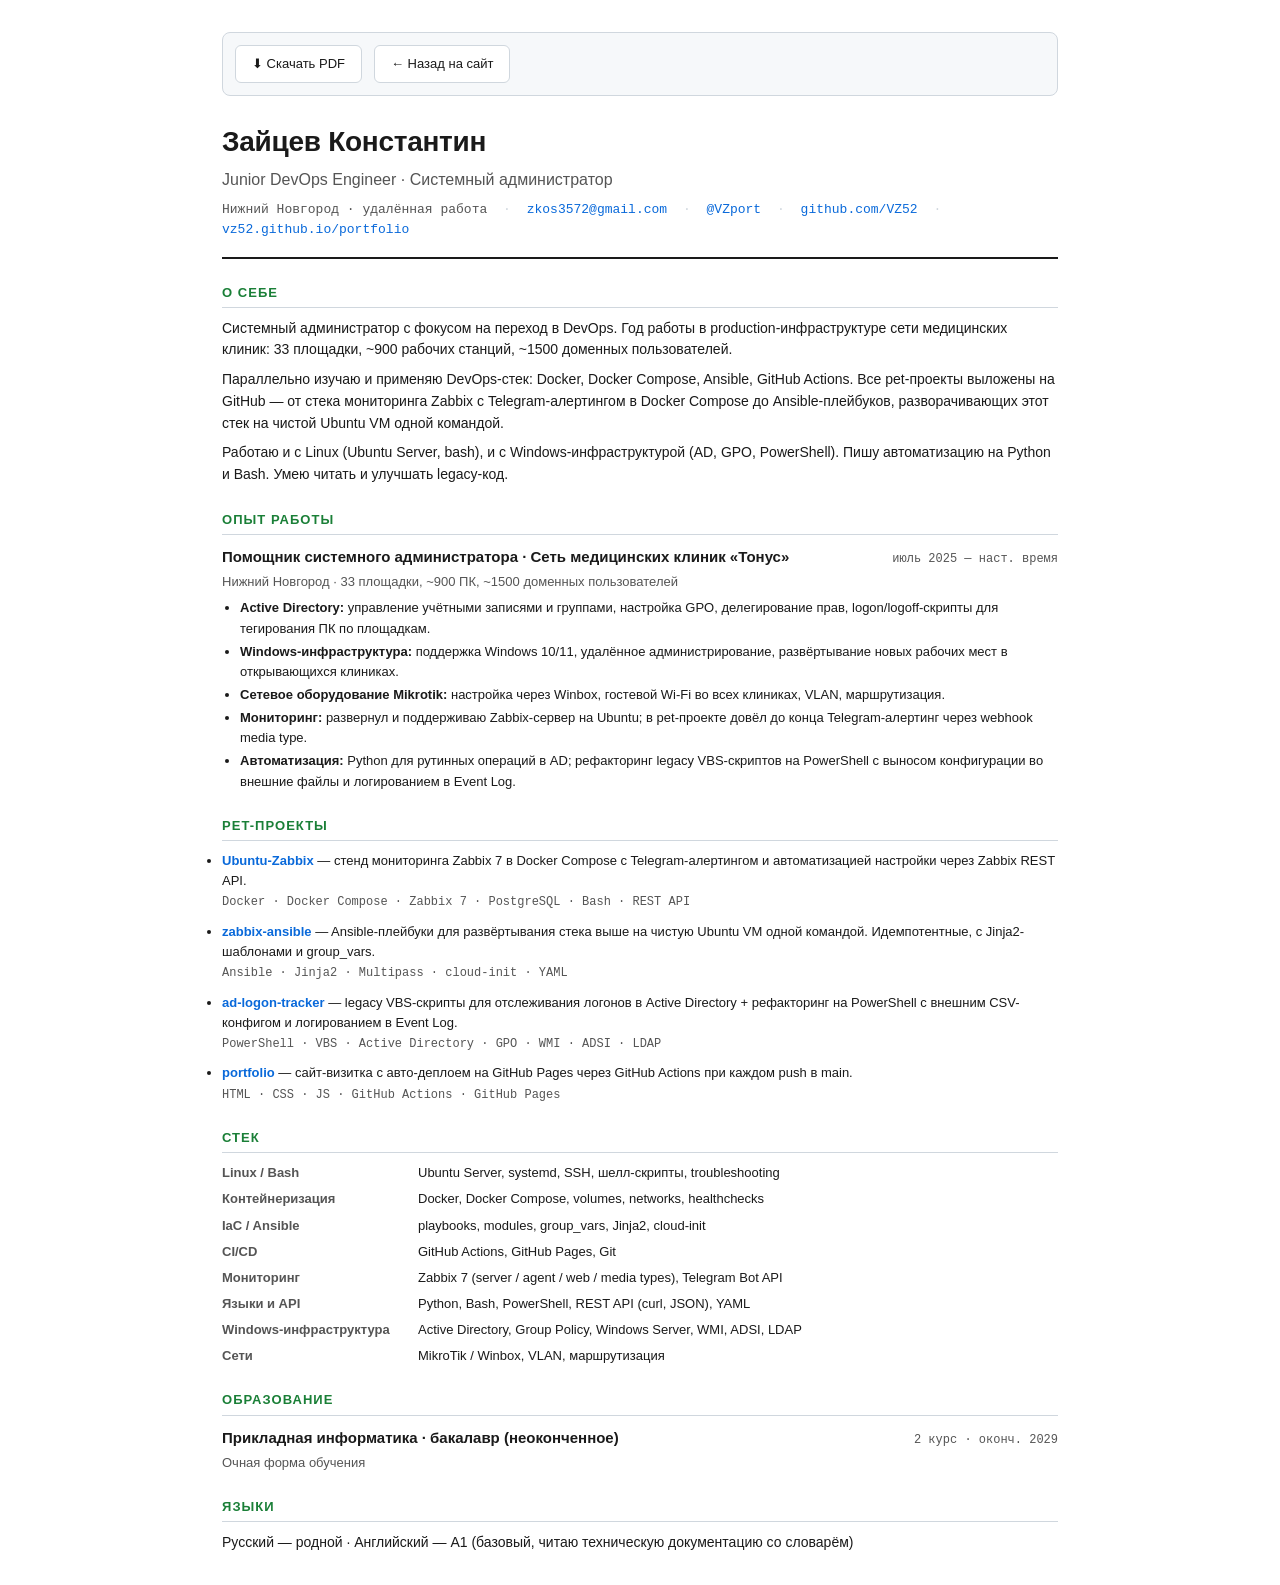
<file: cv.html>
<!DOCTYPE html>
<html lang="ru">
<head>
  <meta charset="UTF-8" />
  <meta name="viewport" content="width=device-width, initial-scale=1.0" />
  <title>Резюме · Зайцев Константин — Junior DevOps</title>
  <link rel="icon" type="image/svg+xml" href="favicon.svg" />
  <link rel="icon" type="image/png" sizes="32x32" href="favicon-32.png" />
  <link rel="icon" type="image/png" sizes="192x192" href="favicon-192.png" />
  <link rel="apple-touch-icon" sizes="192x192" href="favicon-192.png" />
  <style>
    :root {
      --bg: #ffffff;
      --text: #1a1a1a;
      --text-dim: #555;
      --accent: #0969da;
      --green: #1a7f37;
      --border: #d0d7de;
      --bg-soft: #f6f8fa;
      --mono: ui-monospace, 'SF Mono', Menlo, Monaco, monospace;
      --sans: -apple-system, BlinkMacSystemFont, 'Segoe UI', Roboto, sans-serif;
    }
    * { box-sizing: border-box; margin: 0; padding: 0; }
    body {
      background: var(--bg);
      color: var(--text);
      font-family: var(--sans);
      font-size: 14px;
      line-height: 1.55;
      padding: 32px;
      max-width: 900px;
      margin: 0 auto;
    }
    .actions {
      display: flex;
      gap: 12px;
      margin-bottom: 24px;
      padding: 12px;
      background: var(--bg-soft);
      border: 1px solid var(--border);
      border-radius: 8px;
    }
    .actions button, .actions a {
      padding: 8px 16px;
      border: 1px solid var(--border);
      border-radius: 6px;
      background: white;
      color: var(--text);
      font: inherit;
      font-size: 13px;
      cursor: pointer;
      text-decoration: none;
    }
    .actions button.primary {
      background: var(--accent);
      color: white;
      border-color: var(--accent);
      font-weight: 600;
    }
    .actions button:hover, .actions a:hover { opacity: 0.9; }

    header.cv-header {
      border-bottom: 2px solid var(--text);
      padding-bottom: 16px;
      margin-bottom: 24px;
    }
    header.cv-header h1 {
      font-size: 28px;
      font-weight: 700;
      letter-spacing: -0.01em;
      margin-bottom: 4px;
    }
    header.cv-header .role {
      font-size: 16px;
      color: var(--text-dim);
      margin-bottom: 8px;
    }
    header.cv-header .contacts {
      font-size: 13px;
      color: var(--text-dim);
      font-family: var(--mono);
    }
    header.cv-header .contacts a { color: var(--accent); text-decoration: none; }
    header.cv-header .contacts a:hover { text-decoration: underline; }
    header.cv-header .contacts span { margin: 0 8px; color: var(--border); }

    h2.section-title {
      font-size: 13px;
      font-weight: 700;
      text-transform: uppercase;
      letter-spacing: 0.08em;
      color: var(--green);
      margin: 24px 0 10px;
      padding-bottom: 4px;
      border-bottom: 1px solid var(--border);
    }

    .summary { margin-bottom: 8px; }
    .summary p { margin-bottom: 8px; }

    .exp-block { margin-bottom: 14px; }
    .exp-head {
      display: flex;
      justify-content: space-between;
      align-items: baseline;
      margin-bottom: 4px;
    }
    .exp-head .title { font-weight: 700; font-size: 15px; }
    .exp-head .period { font-size: 12px; color: var(--text-dim); font-family: var(--mono); }
    .exp-meta { font-size: 13px; color: var(--text-dim); margin-bottom: 6px; }
    .exp-block ul { padding-left: 18px; }
    .exp-block li { margin-bottom: 3px; font-size: 13px; }

    .skills-grid {
      display: grid;
      grid-template-columns: 180px 1fr;
      gap: 6px 16px;
    }
    .skills-grid dt {
      font-weight: 600;
      font-size: 13px;
      color: var(--text-dim);
    }
    .skills-grid dd { font-size: 13px; }

    .projects li { margin-bottom: 10px; font-size: 13px; }
    .projects li strong { color: var(--accent); }
    .projects li a { color: var(--accent); text-decoration: none; }
    .projects li a:hover { text-decoration: underline; }
    .projects li .stack {
      display: block;
      font-family: var(--mono);
      font-size: 12px;
      color: var(--text-dim);
      margin-top: 2px;
    }

    @media print {
      body { padding: 0; font-size: 12px; }
      .actions { display: none; }
      header.cv-header h1 { font-size: 22px; }
      h2.section-title { margin-top: 14px; font-size: 11px; }
      a { color: var(--text) !important; }
    }
  </style>
</head>
<body>

<div class="actions">
  <a class="primary" href="Konstantin_Zaitsev_CV.pdf" download>⬇ Скачать PDF</a>
  <a href="index.html">← Назад на сайт</a>
</div>

<header class="cv-header">
  <h1>Зайцев Константин</h1>
  <p class="role">Junior DevOps Engineer · Системный администратор</p>
  <p class="contacts">
    Нижний Новгород · удалённая работа
    <span>·</span>
    <a href="mailto:zkos3572@gmail.com">zkos3572@gmail.com</a>
    <span>·</span>
    <a href="https://t.me/VZport">@VZport</a>
    <span>·</span>
    <a href="https://github.com/VZ52">github.com/VZ52</a>
    <span>·</span>
    <a href="https://vz52.github.io/portfolio/">vz52.github.io/portfolio</a>
  </p>
</header>

<section class="summary">
  <h2 class="section-title">О себе</h2>
  <p>
    Системный администратор с фокусом на переход в DevOps. Год работы
    в production-инфраструктуре сети медицинских клиник: 33 площадки,
    ~900 рабочих станций, ~1500 доменных пользователей.
  </p>
  <p>
    Параллельно изучаю и применяю DevOps-стек: Docker, Docker Compose,
    Ansible, GitHub Actions. Все pet-проекты выложены на GitHub —
    от стека мониторинга Zabbix с Telegram-алертингом в Docker Compose
    до Ansible-плейбуков, разворачивающих этот стек на чистой Ubuntu VM
    одной командой.
  </p>
  <p>
    Работаю и с Linux (Ubuntu Server, bash), и с Windows-инфраструктурой
    (AD, GPO, PowerShell). Пишу автоматизацию на Python и Bash. Умею читать
    и улучшать legacy-код.
  </p>
</section>

<section>
  <h2 class="section-title">Опыт работы</h2>
  <div class="exp-block">
    <div class="exp-head">
      <span class="title">Помощник системного администратора · Сеть медицинских клиник «Тонус»</span>
      <span class="period">июль 2025 — наст. время</span>
    </div>
    <p class="exp-meta">Нижний Новгород · 33 площадки, ~900 ПК, ~1500 доменных пользователей</p>
    <ul>
      <li><b>Active Directory:</b> управление учётными записями и группами, настройка GPO, делегирование прав, logon/logoff-скрипты для тегирования ПК по площадкам.</li>
      <li><b>Windows-инфраструктура:</b> поддержка Windows 10/11, удалённое администрирование, развёртывание новых рабочих мест в открывающихся клиниках.</li>
      <li><b>Сетевое оборудование Mikrotik:</b> настройка через Winbox, гостевой Wi-Fi во всех клиниках, VLAN, маршрутизация.</li>
      <li><b>Мониторинг:</b> развернул и поддерживаю Zabbix-сервер на Ubuntu; в pet-проекте довёл до конца Telegram-алертинг через webhook media type.</li>
      <li><b>Автоматизация:</b> Python для рутинных операций в AD; рефакторинг legacy VBS-скриптов на PowerShell с выносом конфигурации во внешние файлы и логированием в Event Log.</li>
    </ul>
  </div>
</section>

<section>
  <h2 class="section-title">Pet-проекты</h2>
  <ul class="projects">
    <li>
      <strong><a href="https://github.com/VZ52/Ubuntu-Zabbix">Ubuntu-Zabbix</a></strong> —
      стенд мониторинга Zabbix 7 в Docker Compose с Telegram-алертингом и автоматизацией настройки через Zabbix REST API.
      <span class="stack">Docker · Docker Compose · Zabbix 7 · PostgreSQL · Bash · REST API</span>
    </li>
    <li>
      <strong><a href="https://github.com/VZ52/zabbix-ansible">zabbix-ansible</a></strong> —
      Ansible-плейбуки для развёртывания стека выше на чистую Ubuntu VM одной командой. Идемпотентные, с Jinja2-шаблонами и group_vars.
      <span class="stack">Ansible · Jinja2 · Multipass · cloud-init · YAML</span>
    </li>
    <li>
      <strong><a href="https://github.com/VZ52/ad-logon-tracker">ad-logon-tracker</a></strong> —
      legacy VBS-скрипты для отслеживания логонов в Active Directory + рефакторинг на PowerShell с внешним CSV-конфигом и логированием в Event Log.
      <span class="stack">PowerShell · VBS · Active Directory · GPO · WMI · ADSI · LDAP</span>
    </li>
    <li>
      <strong><a href="https://github.com/VZ52/portfolio">portfolio</a></strong> —
      сайт-визитка с авто-деплоем на GitHub Pages через GitHub Actions при каждом push в main.
      <span class="stack">HTML · CSS · JS · GitHub Actions · GitHub Pages</span>
    </li>
  </ul>
</section>

<section>
  <h2 class="section-title">Стек</h2>
  <dl class="skills-grid">
    <dt>Linux / Bash</dt>
    <dd>Ubuntu Server, systemd, SSH, шелл-скрипты, troubleshooting</dd>
    <dt>Контейнеризация</dt>
    <dd>Docker, Docker Compose, volumes, networks, healthchecks</dd>
    <dt>IaC / Ansible</dt>
    <dd>playbooks, modules, group_vars, Jinja2, cloud-init</dd>
    <dt>CI/CD</dt>
    <dd>GitHub Actions, GitHub Pages, Git</dd>
    <dt>Мониторинг</dt>
    <dd>Zabbix 7 (server / agent / web / media types), Telegram Bot API</dd>
    <dt>Языки и API</dt>
    <dd>Python, Bash, PowerShell, REST API (curl, JSON), YAML</dd>
    <dt>Windows-инфраструктура</dt>
    <dd>Active Directory, Group Policy, Windows Server, WMI, ADSI, LDAP</dd>
    <dt>Сети</dt>
    <dd>MikroTik / Winbox, VLAN, маршрутизация</dd>
  </dl>
</section>

<section>
  <h2 class="section-title">Образование</h2>
  <div class="exp-block">
    <div class="exp-head">
      <span class="title">Прикладная информатика · бакалавр (неоконченное)</span>
      <span class="period">2 курс · оконч. 2029</span>
    </div>
    <p class="exp-meta">Очная форма обучения</p>
  </div>
</section>

<section>
  <h2 class="section-title">Языки</h2>
  <p>Русский — родной · Английский — A1 (базовый, читаю техническую документацию со словарём)</p>
</section>

</body>
</html>
</file>
